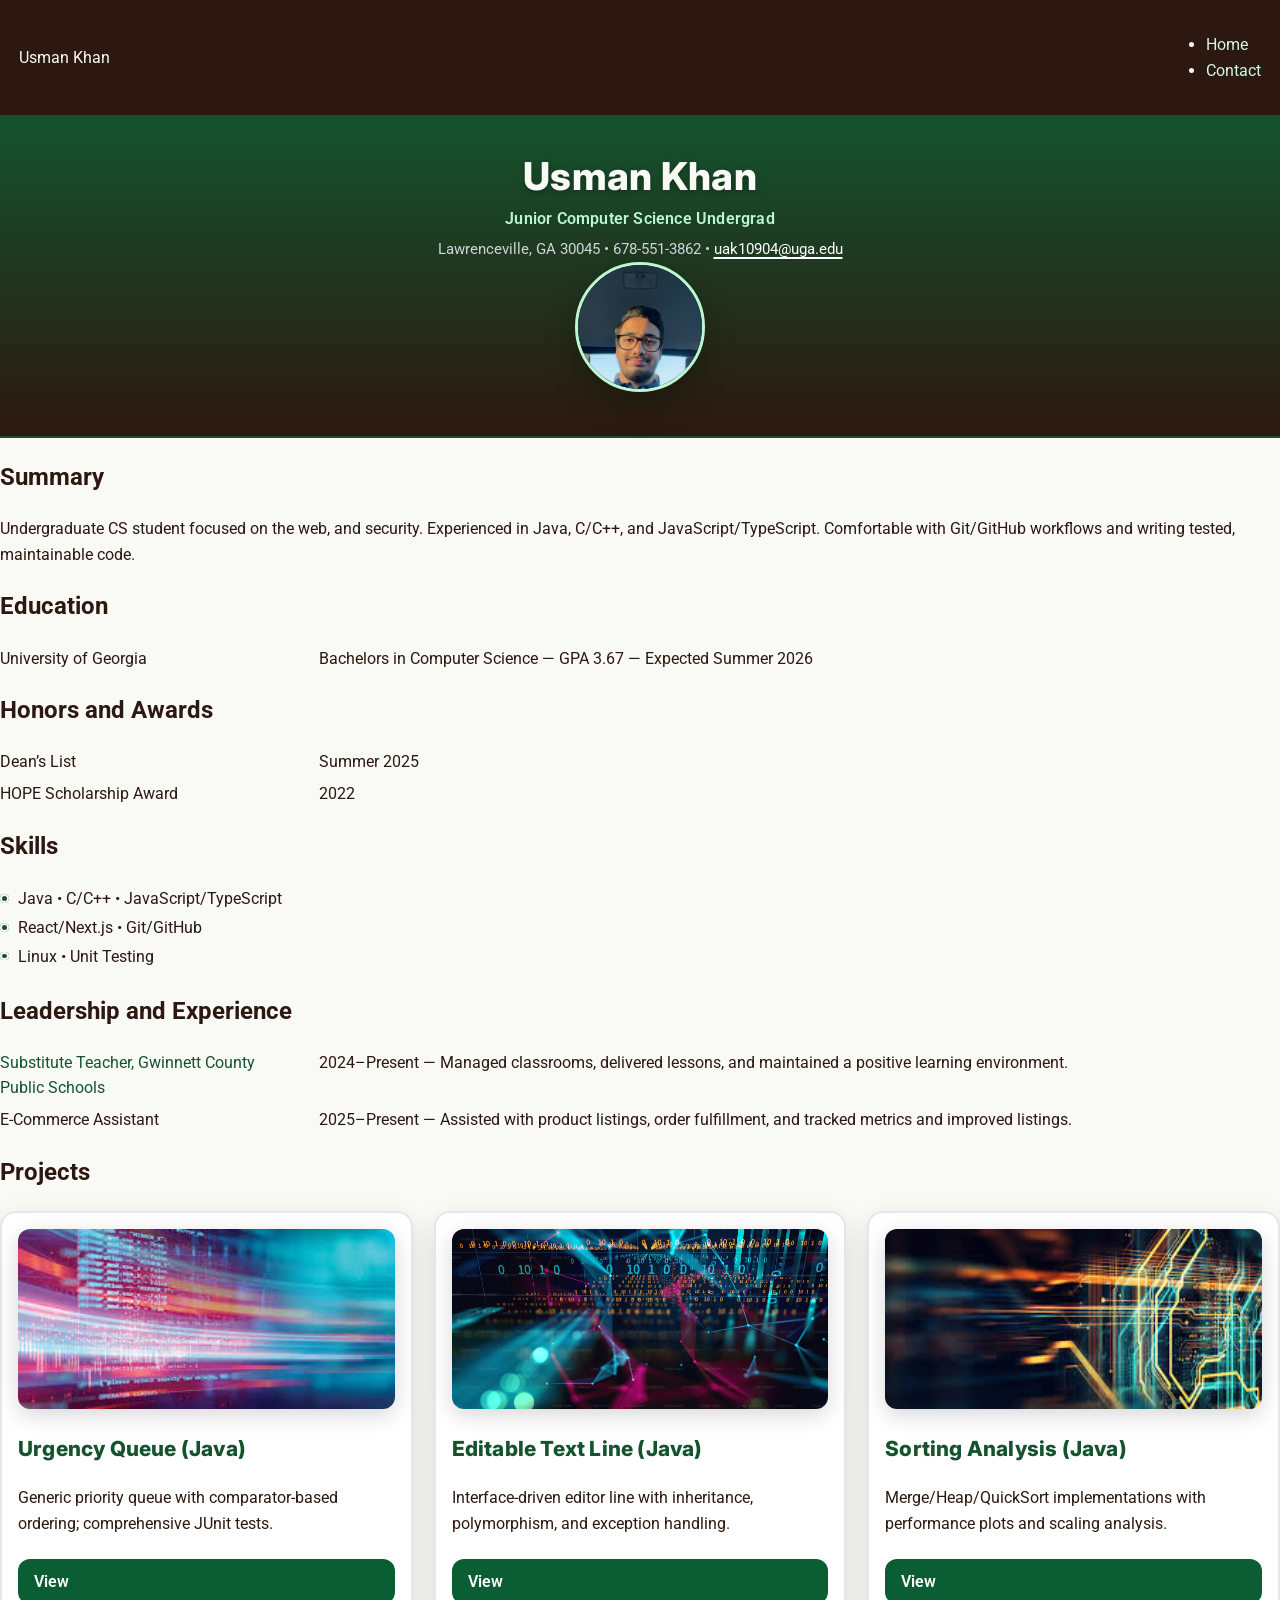
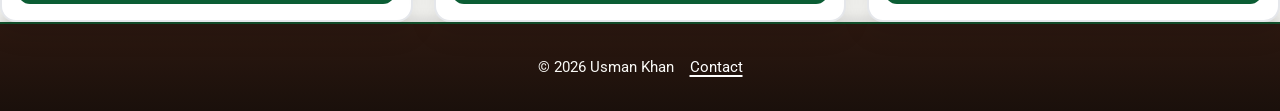
<file: index.html>
<!doctype html>
<html lang="en">
<head>
  <meta charset="utf-8" />
  <title>Usman Khan — CV</title>
  <meta name="viewport" content="width=device-width, initial-scale=1" />
  <!-- Keep this stylesheet path exactly as in the template repo -->
  <link rel="stylesheet" href="css/style.css">
  <!-- Optional (good for rubric “Google font” requirement; you’ll style it in CSS) -->
  <link href="https://fonts.googleapis.com/css2?family=Inter:wght@700;800&family=Roboto:wght@400;500;700&display=swap" rel="stylesheet">
</head>
<body>
  <!-- NAV (flex parent) -->
  <nav class="navbar container">
    <div class="logo">Usman Khan</div>
    <ul class="navlinks">
      <li><a href="index.html">Home</a></li>
      <li><a href="contact.html">Contact</a></li>
    </ul>
  </nav>

  <!-- SPLASH HEADER -->
  <header class="splash">
    <div class="container hero">
      <div class="hero-text">
        <h1>Usman Khan</h1>
        <!-- Tagline added back for tests -->
        <p class="tagline">Junior Computer Science Undergrad</p>
        <p class="address">
          Lawrenceville, GA 30045 • 678-551-3862 •
          <a href="mailto:uak10904@uga.edu">uak10904@uga.edu</a>
        </p>
      </div>
      <img src="images/headshot.jpg" alt="Headshot of Usman Khan">
    </div>
  </header>

  <main class="container main">
    <!-- SUMMARY (optional but nice) -->
    <section class="section">
      <h2>Summary</h2>
      <p>Undergraduate CS student focused on the web, and security. Experienced in Java, C/C++, and JavaScript/TypeScript. Comfortable with Git/GitHub workflows and writing tested, maintainable code.</p>
    </section>

    <!-- EDUCATION -->
    <section class="section">
      <h2>Education</h2>
      <dl class="edu">
        <dt>University of Georgia</dt>
        <dd>Bachelors in Computer Science — GPA 3.67 — Expected Summer 2026</dd>
      </dl>
    </section>

    <!-- HONORS -->
    <section class="section">
      <h2>Honors and Awards</h2>
      <dl class="edu">
        <dt>Dean’s List</dt><dd>Summer 2025</dd>
        <dt>HOPE Scholarship Award</dt><dd>2022</dd>
      </dl>
    </section>

    <!-- SKILLS -->
    <section class="section">
      <h2>Skills</h2>
      <ul class="skills">
        <li>Java • C/C++ • JavaScript/TypeScript</li>
        <li>React/Next.js • Git/GitHub</li>
        <li>Linux • Unit Testing</li>
      </ul>
    </section>

    <!-- EXPERIENCE -->
    <section class="section">
      <h2>Leadership and Experience</h2>
      <dl class="xp">
        <dt><a href="https://www.gcpsk12.org/" target="_blank" rel="noopener">Substitute Teacher, Gwinnett County Public Schools</a></dt>
        <dd>2024–Present — Managed classrooms, delivered lessons, and maintained a positive learning environment.</dd>

        <dt>E-Commerce Assistant</dt>
        <dd>2025–Present — Assisted with product listings, order fulfillment, and tracked metrics and improved listings.</dd>
      </dl>
    </section>

    <!-- PROJECTS (3-column grid of cards) -->
    <section class="section projects">
      <h2>Projects</h2>
      <div class="three-col">
        <div class="card">
          <img src="images/proj_img1.jpg" alt="Urgency Queue project">
          <h3>Urgency Queue (Java)</h3>
          <p>Generic priority queue with comparator-based ordering; comprehensive JUnit tests.</p>
          <!-- CHANGED -->
          <a class="btn" href="projects/urgency-queue.html" target="_blank" rel="noopener">View</a>
        </div>
        <div class="card">
          <img src="images/proj_img2.jpg" alt="Editable Text Line project">
          <h3>Editable Text Line (Java)</h3>
          <p>Interface-driven editor line with inheritance, polymorphism, and exception handling.</p>
          <!-- CHANGED -->
          <a class="btn" href="projects/editable-text-line.html" target="_blank" rel="noopener">View</a>
        </div>
        <div class="card">
          <img src="images/proj_img3.jpg" alt="Sorting Analysis project">
          <h3>Sorting Analysis (Java)</h3>
          <p>Merge/Heap/QuickSort implementations with performance plots and scaling analysis.</p>
          <!-- CHANGED -->
          <a class="btn" href="projects/sorting-analysis.html" target="_blank" rel="noopener">View</a>
        </div>
      </div>
    </section>
  </main>

  <!-- FOOTER (flex centered) -->
  <footer class="container footer">
    <p>&copy; <span id="year"></span> Usman Khan</p>
    <p><a href="contact.html">Contact</a></p>
  </footer>

  <script>
    document.getElementById('year').textContent = new Date().getFullYear();
  </script>
</body>
</html>
</file>
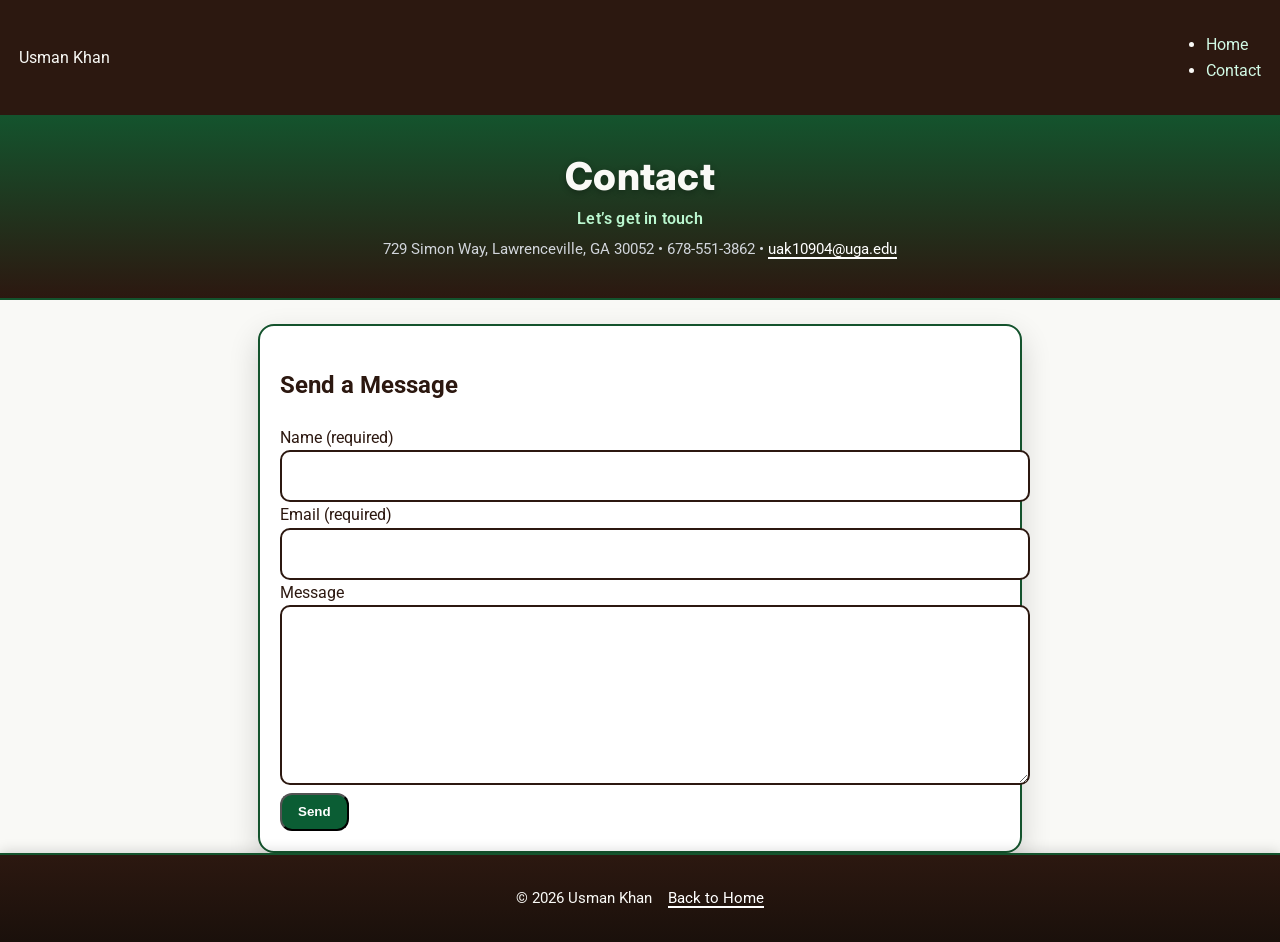
<file: contact.html>
<!doctype html>
<html lang="en">
<head>
  <meta charset="utf-8" />
  <title>Contact — Usman Khan</title>
  <meta name="viewport" content="width=device-width, initial-scale=1" />
  <!-- Keep this stylesheet path exactly as in the template repo -->
  <link rel="stylesheet" href="css/style.css">
  <!-- Optional (good for rubric “Google font” requirement) -->
  <link href="https://fonts.googleapis.com/css2?family=Inter:wght@700;800&family=Roboto:wght@400;500;700&display=swap" rel="stylesheet">
</head>
<body>
  <!-- NAV -->
  <nav class="navbar container">
    <div class="logo">Usman Khan</div>
    <ul class="navlinks">
      <li><a href="index.html">Home</a></li>
      <li><a href="contact.html">Contact</a></li>
    </ul>
  </nav>

  <!-- SPLASH HEADER -->
  <header class="splash">
    <div class="container hero">
      <div class="hero-text">
        <h1>Contact</h1>
        <p class="tagline">Let’s get in touch</p>
        <p class="address">
          729 Simon Way, Lawrenceville, GA 30052 • 678-551-3862 •
          <a href="mailto:uak10904@uga.edu">uak10904@uga.edu</a>
        </p>
      </div>
    </div>
  </header>

  <!-- ONE-COLUMN CONTACT FORM -->
  <main class="container one-col">
    <section class="section">
      <h2>Send a Message</h2>
      <form method="POST" action="https://formsubmit.co/test-id">
        <label for="name">Name (required)</label>
        <input type="text" id="name" name="name" required>

        <label for="email">Email (required)</label>
        <input type="email" id="email" name="email" required>

        <label for="message">Message</label>
        <textarea id="message" name="message" rows="6"></textarea>

        <button class="btn" type="submit">Send</button>
      </form>
    </section>
  </main>

  <!-- FOOTER -->
  <footer class="container footer">
    <p>&copy; <span id="year"></span> Usman Khan</p>
    <p><a href="index.html">Back to Home</a></p>
  </footer>

  <script>
    document.getElementById('year').textContent = new Date().getFullYear();
  </script>
</body>
</html>
</file>
<file: css/style.css>
body {
  margin: 0;
  font-family: Roboto, system-ui, -apple-system, "Segoe UI", Arial, sans-serif;
  line-height: 1.6;
  color: #2c1810;                     /* dark brown text */
  background: #f9f9f6;                /* warm neutral backdrop */
}

/****************   Nav Section **********************/
nav {
  display: flex;
  justify-content: space-between;
  align-items: center;
  background: #2c1810;                /* dark brown */
  color: #f9f9f6;
  border-bottom: 2px solid #14532d;   /* forest green line */
  padding: 1rem 1.2rem;
  box-shadow: 0 2px 14px rgba(0,0,0,.18);
}
nav a {
  color: #d1fae5;                     /* pale green links */
  text-decoration: none;
  text-underline-offset: 2px;
  transition: color .2s ease, text-underline-offset .2s ease;
}
nav a:hover {
  text-decoration: underline;
  text-underline-offset: 4px;
  color: #bbf7d0;                     /* soft green hover */
}

/***********************  Footer Section   **************************/
footer {
  display: flex;
  justify-content: center;
  align-items: center;
  gap: 1rem;
  background: linear-gradient(180deg, #2c1810, #1a100b);
  border-top: 2px solid #14532d;
  padding: 1rem 1.2rem;
  color: #f9f9f6;
  font-size: .95rem;
  box-shadow: 0 -2px 12px rgba(0,0,0,.15);
}

/*********** Splash Page ************************/
header {
  background: linear-gradient(180deg, #14532d 0%, #2c1810 100%);
  border-bottom: 2px solid #14532d;
  padding: 2.3rem 0;
  display: grid;
  grid-template-columns: minmax(0, 1fr);
  text-align: center;
}

header h1 {
  font-family: Inter, Roboto, Arial, sans-serif;
  font-weight: 800;
  font-size: clamp(2.2rem, 3vw, 2.9rem);  /* responsive modern scaling */
  line-height: 1.15;
  letter-spacing: .3px;
  color: #f9f9f6;
  margin: 0 0 .5rem 0;
  text-shadow: 0 2px 6px rgba(0,0,0,.3);
}

header img {
  width: 124px;
  height: 124px;
  object-fit: cover;
  border-radius: 50%;
  border: 3px solid #bbf7d0;
  box-shadow: 0 12px 32px rgba(0,0,0,.25);
}

.address {
  color: #d1d5db;
  font-size: .95rem;
  margin: 0;
}

.tagline {
  color: #bbf7d0;
  font-weight: 600;
  margin: 0 0 .35rem 0;
  font-size: 1rem;
  letter-spacing: .2px;
}

/************* Sections ********************/
hr {
  border: none;
  border-top: 1px dashed #14532d;
  margin: 1.5rem 0;
}

section h3 {
  font-family: Inter, Roboto, Arial, sans-serif;
  font-weight: 800;
  font-size: 1.3rem;
  letter-spacing: .2px;
  color: #14532d;
  margin: .8rem 0 .4rem;
}

section dl {
  display: grid;
  grid-template-columns: 260px 1fr;
  gap: .4rem 1.2rem;
  margin: .7rem 0 0;
}

section ul {
  list-style: none;
  margin: .5rem 0 0;
  padding: 0;
  line-height: 1.8;
}
section ul li {
  position: relative;
  padding-left: 1.15rem;
}
section ul li::before {
  content: "";
  position: absolute;
  top: .55rem; left: 0;
  width: .55rem; height: .55rem;
  border-radius: 6px;                 /* rounded square marker */
  background: #14532d;
  box-shadow: 0 0 0 2px #f9f9f6 inset;
}

section a {
  color: #14532d;
  text-decoration: none;
  text-underline-offset: 2px;
  transition: color .2s ease, text-underline-offset .2s ease;
}
section a:hover {
  text-decoration: underline;
  text-underline-offset: 4px;
  color: #166534;
}

/**************   Projects   *****************/
.three-col {
  display: grid;
  grid-template-columns: repeat(3, 1fr);
  gap: 1.3rem;
}

.card img {
  width: 100%;
  height: 180px;
  object-fit: cover;
  border-radius: 12px;
  box-shadow: 0 6px 22px rgba(0,0,0,.16);
}

.card {
  background: #fff;
  border: 2px solid #e5e7eb;
  border-radius: 16px;
  box-shadow: 0 10px 28px rgba(0,0,0,.12);
  padding: 1rem;
  display: grid;
  gap: .6rem;
  transition: transform .15s ease, box-shadow .15s ease, border-color .15s ease;
}
.card:hover {
  transform: translateY(-3px);
  box-shadow: 0 14px 36px rgba(0,0,0,.18);
  border-color: #14532d;
}

/**************   Responsiveness   *****************/
@media (max-width: 680px) {
  nav {
    flex-direction: column;
    gap: .7rem;
  }
  .three-col {
    grid-template-columns: 1fr;
  }
}

/**************   Contact Page   *****************/
.one-col {
  max-width: 720px;
  margin: 1.5rem auto 0;
  background: #fff;
  border: 2px solid #14532d;
  border-radius: 16px;
  padding: 1.25rem;
  box-shadow: 0 12px 30px rgba(0,0,0,.16);
}

input {
  width: 100%;
  font: inherit;
  padding: .7rem .8rem;
  border: 2px solid #2c1810;
  border-radius: 10px;
  background: #fff;
  transition: box-shadow .15s ease, border-color .15s ease;
}
input:focus {
  outline: none;
  border-color: #14532d;
  box-shadow: 0 0 0 3px rgba(20,83,45,.25);
}

textarea {
  width: 100%;
  font: inherit;
  padding: .7rem .8rem;
  border: 2px solid #2c1810;
  border-radius: 10px;
  background: #fff;
  min-height: 9rem;
  transition: box-shadow .15s ease, border-color .15s ease;
}
textarea:focus {
  outline: none;
  border-color: #14532d;
  box-shadow: 0 0 0 3px rgba(20,83,45,.25);
}

/* ========================= */
/* Minimal, required tweaks  */
/* ========================= */

/* Make email and footer contact links white */
.address a,
footer a {
  color: #ffffff;
  text-decoration-thickness: 2px;
  text-underline-offset: 3px;
}

/* Improve card text readability (Mathew’s spacing note) */
.card p {
  line-height: 1.65;
  margin: 0.25rem 0 0.75rem;
}

/* Higher-contrast buttons + keyboard focus */
.btn {
  display: inline-block;
  padding: 0.6rem 1rem;
  border-radius: 12px;
  background: #0b5d34;   /* darker green for contrast */
  color: #ffffff;
  font-weight: 600;
  text-decoration: none;
}
.btn:hover { filter: brightness(1.1); }
.btn:focus-visible {
  outline: 3px solid #ffffff;
  outline-offset: 3px;
  box-shadow: 0 0 0 4px rgba(11,93,52,0.35);
}
</file>
